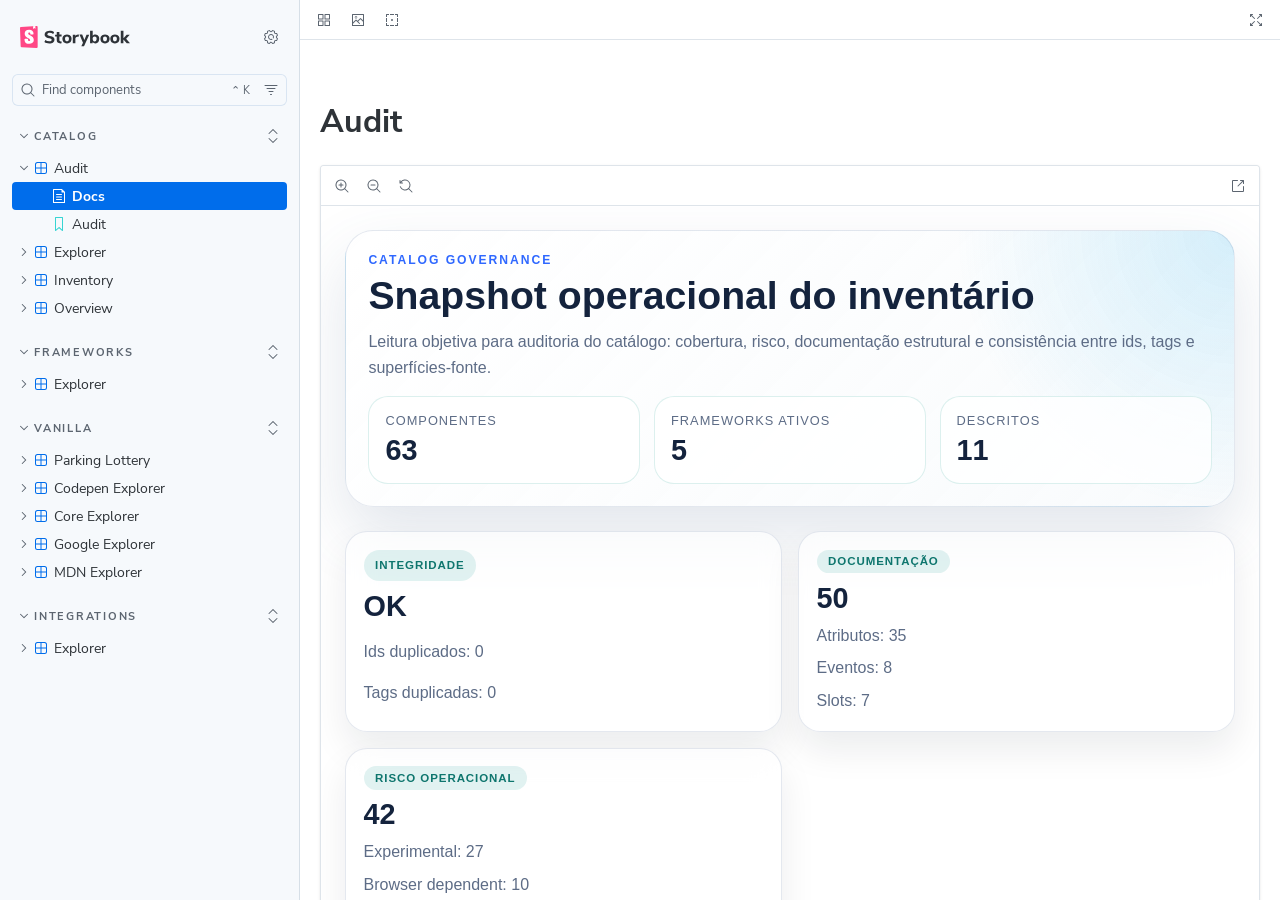
<file: index.html>
<!DOCTYPE html>
<html lang="en">
  <head>
    <meta charset="utf-8" />

    <title>storybook - Storybook</title>
    <meta name="viewport" content="width=device-width, initial-scale=1" />

    
    <link rel="icon" type="image/svg+xml" href="./favicon.svg" />
    
    <style>
      @font-face {
        font-family: 'Nunito Sans';
        font-style: normal;
        font-weight: 400;
        font-display: swap;
        src: url('./sb-common-assets/nunito-sans-regular.woff2') format('woff2');
      }

      @font-face {
        font-family: 'Nunito Sans';
        font-style: italic;
        font-weight: 400;
        font-display: swap;
        src: url('./sb-common-assets/nunito-sans-italic.woff2') format('woff2');
      }

      @font-face {
        font-family: 'Nunito Sans';
        font-style: normal;
        font-weight: 700;
        font-display: swap;
        src: url('./sb-common-assets/nunito-sans-bold.woff2') format('woff2');
      }

      @font-face {
        font-family: 'Nunito Sans';
        font-style: italic;
        font-weight: 700;
        font-display: swap;
        src: url('./sb-common-assets/nunito-sans-bold-italic.woff2') format('woff2');
      }
    </style>

    <link href="./sb-manager/runtime.js" rel="modulepreload" />

    
    <link href="./sb-addons/storybook-core-server-presets-0/common-manager-bundle.js" rel="modulepreload" />
    
    <link href="./sb-addons/docs-1/manager-bundle.js" rel="modulepreload" />
    
    <link href="./sb-addons/a11y-2/manager-bundle.js" rel="modulepreload" />
      <meta charset="utf-8" />
<meta name="viewport" content="width=device-width, initial-scale=1" />
<meta
  name="description"
  content="Storybook auditável da biblioteca Mozg Web Components, com catálogo tipado e explorers por família."
/>
<meta name="application-name" content="Mozg Web Components Storybook" />
<meta name="apple-mobile-web-app-title" content="Mozg Storybook" />
<meta name="theme-color" content="#0f172a" />
<meta name="color-scheme" content="light" />
<meta name="referrer" content="strict-origin-when-cross-origin" />
<meta name="format-detection" content="telephone=no" />
<meta name="robots" content="noindex,nofollow" />
<meta property="og:title" content="Mozg Web Components Storybook" />
<meta
  property="og:description"
  content="Catálogo tipado, explorers por família e trilha auditável para a biblioteca de Web Components da MOZG."
/>
<meta property="og:type" content="website" />
<meta name="twitter:card" content="summary_large_image" />
<meta name="twitter:title" content="Mozg Web Components Storybook" />
<meta
  name="twitter:description"
  content="Catálogo tipado, explorers por família e trilha auditável para a biblioteca de Web Components da MOZG."
/>
 

    <style>
      #storybook-root[hidden] {
        display: none !important;
      }
    </style>

    
  </head>
  <body>
    <div id="root"></div>

    
    <script>
      
        
          window['FEATURES'] = {
  "argTypeTargetsV7": true,
  "legacyDecoratorFileOrder": false,
  "disallowImplicitActionsInRenderV8": true,
  "viewport": true,
  "highlight": true,
  "controls": true,
  "interactions": true,
  "actions": true,
  "backgrounds": true,
  "outline": true,
  "measure": true,
  "sidebarOnboardingChecklist": true,
  "componentsManifest": false
};
        
      
        
          window['REFS'] = {};
        
      
        
          window['LOGLEVEL'] = "info";
        
      
        
          window['DOCS_OPTIONS'] = {
  "defaultName": "Docs",
  "autodocs": "tag"
};
        
      
        
          window['CONFIG_TYPE'] = "PRODUCTION";
        
      
        
      
        
      
        
          window['TAGS_OPTIONS'] = {};
        
      
        
          window['STORYBOOK_BUILDER'] = "vite";
        
      
        
          window['STORYBOOK_FRAMEWORK'] = "web-components-vite";
        
      
        
          window['STORYBOOK_RENDERER'] = "web-components";
        
      
        
      
    </script>
    

    <script type="module">
      import './sb-manager/globals-runtime.js';

      
        import './sb-addons/storybook-core-server-presets-0/common-manager-bundle.js';
      
        import './sb-addons/docs-1/manager-bundle.js';
      
        import './sb-addons/a11y-2/manager-bundle.js';
      

      import './sb-manager/runtime.js';
    </script>
  </body>
</html>
</file>
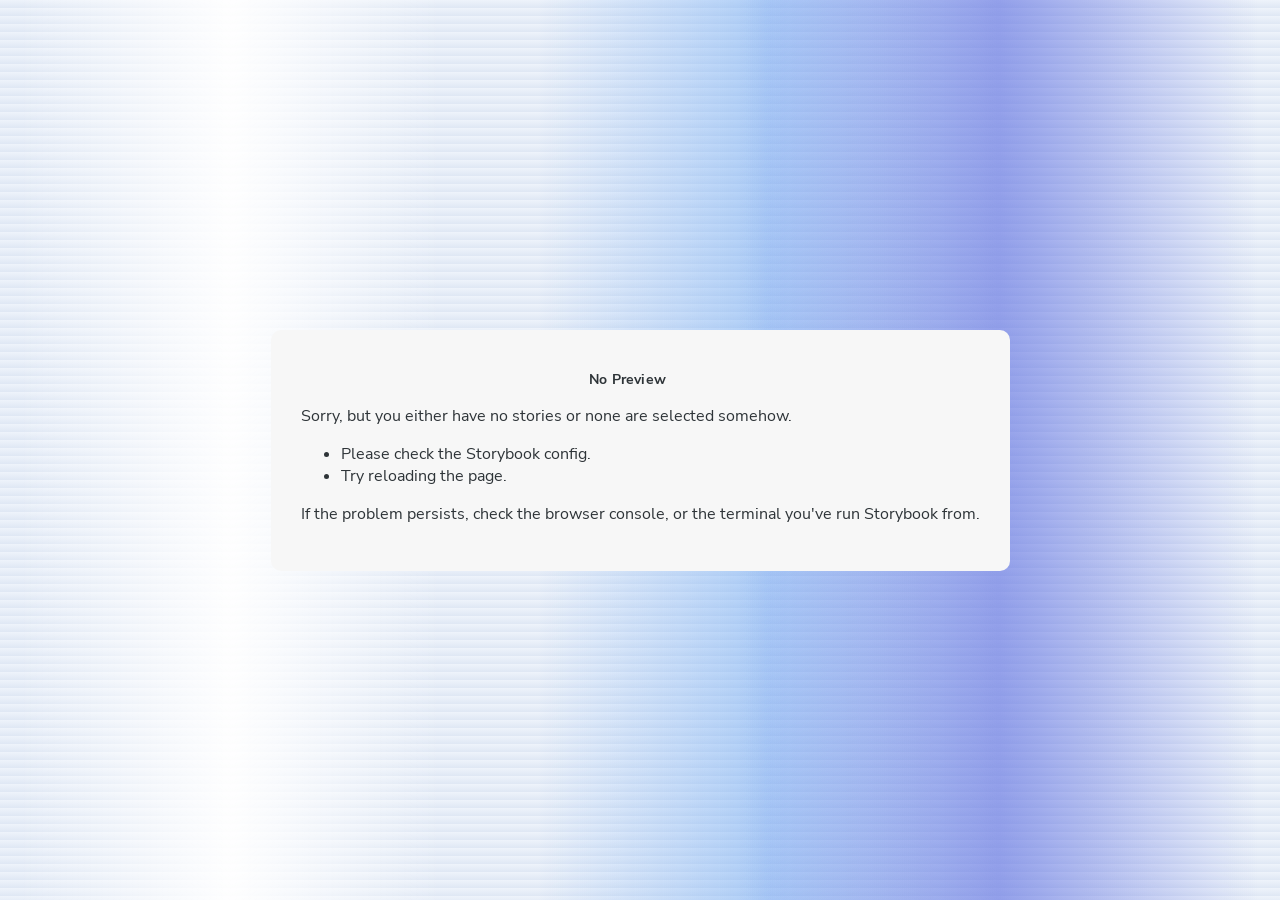
<file: iframe.html>
<!doctype html>
<!--suppress HtmlUnknownTarget -->
<html lang="en">
  <head><script type="module" src="./vite-inject-mocker-entry.js"></script>
    <meta charset="utf-8" />
    <title>Storybook</title>
    <meta name="viewport" content="width=device-width, initial-scale=1" />

    <style>
      @font-face {
        font-family: 'Nunito Sans';
        font-style: normal;
        font-weight: 400;
        font-display: swap;
        src: url('./sb-common-assets/nunito-sans-regular.woff2') format('woff2');
      }

      @font-face {
        font-family: 'Nunito Sans';
        font-style: italic;
        font-weight: 400;
        font-display: swap;
        src: url('./sb-common-assets/nunito-sans-italic.woff2') format('woff2');
      }

      @font-face {
        font-family: 'Nunito Sans';
        font-style: normal;
        font-weight: 700;
        font-display: swap;
        src: url('./sb-common-assets/nunito-sans-bold.woff2') format('woff2');
      }

      @font-face {
        font-family: 'Nunito Sans';
        font-style: italic;
        font-weight: 700;
        font-display: swap;
        src: url('./sb-common-assets/nunito-sans-bold-italic.woff2') format('woff2');
      }
    </style>

    <script>
      window.CONFIG_TYPE = 'PRODUCTION';
      window.LOGLEVEL = 'info';
      window.FRAMEWORK_OPTIONS = {};
      window.CHANNEL_OPTIONS = {};
      window.FEATURES = {"argTypeTargetsV7":true,"legacyDecoratorFileOrder":false,"disallowImplicitActionsInRenderV8":true,"viewport":true,"highlight":true,"controls":true,"interactions":true,"actions":true,"backgrounds":true,"outline":true,"measure":true,"sidebarOnboardingChecklist":true,"componentsManifest":false};
      window.STORIES = [{"titlePrefix":"","directory":"./src/stories","files":"**/*.stories.@(js|jsx|mjs|ts|tsx)","importPathMatcher":"^\\.[\\\\/](?:src\\/stories(?:\\/(?!\\.)(?:(?:(?!(?:^|\\/)\\.).)*?)\\/|\\/|$)(?!\\.)(?=.)[^/]*?\\.stories\\.(js|jsx|mjs|ts|tsx))$"}];
      window.DOCS_OPTIONS = {"defaultName":"Docs","autodocs":"tag"};
      window.TAGS_OPTIONS = {};

      

      // We do this so that "module && module.hot" etc. in Storybook source code
      // doesn't fail (it will simply be disabled)
      window.module = undefined;
      window.global = window;
    </script>
    <base target="_parent" />

<style>
  /* While we aren't showing the main block yet, but still preparing, we want everything the user has rendered, which may or may not be in #storybook-root, to be display none */
  .sb-show-preparing-story:not(.sb-show-main) > :not(.sb-preparing-story) {
    display: none;
  }

  .sb-show-preparing-docs:not(.sb-show-main) > :not(.sb-preparing-docs) {
    display: none;
  }

  /* Hide our own blocks when we aren't supposed to be showing them */
  :not(.sb-show-preparing-story) > .sb-preparing-story,
  :not(.sb-show-preparing-docs) > .sb-preparing-docs,
  :not(.sb-show-nopreview) > .sb-nopreview,
  :not(.sb-show-errordisplay) > .sb-errordisplay {
    display: none;
  }

  .sb-show-main.sb-main-centered {
    margin: 0;
    display: flex;
    align-items: center;
    min-height: 100vh;
  }

  .sb-show-main.sb-main-centered #storybook-root {
    box-sizing: border-box;
    margin: auto;
    padding: 1rem;
    max-height: 100%;
    /* Hack for centering correctly in IE11 */
  }

  /* Vertical centering fix for IE11 */
  @media screen and (-ms-high-contrast: none), (-ms-high-contrast: active) {
    .sb-show-main.sb-main-centered:after {
      content: '';
      min-height: inherit;
      font-size: 0;
    }
  }

  .sb-show-main.sb-main-fullscreen {
    margin: 0;
    padding: 0;
    display: block;
  }

  .sb-show-main.sb-main-padded {
    margin: 0;
    padding: 1rem;
    display: block;
    box-sizing: border-box;
  }

  .sb-wrapper {
    position: fixed;
    top: 0;
    bottom: 0;
    left: 0;
    right: 0;
    box-sizing: border-box;

    padding: 40px;
    font-family:
      'Nunito Sans',
      -apple-system,
      '.SFNSText-Regular',
      'San Francisco',
      BlinkMacSystemFont,
      'Segoe UI',
      'Helvetica Neue',
      Helvetica,
      Arial,
      sans-serif;
    -webkit-font-smoothing: antialiased;
    overflow: auto;
  }

  @media (max-width: 700px) {
    .sb-wrapper {
      padding: 20px;
    }
  }

  @media (max-width: 500px) {
    .sb-wrapper {
      padding: 10px;
    }
  }

  .sb-heading {
    font-size: 14px;
    font-weight: 600;
    letter-spacing: 0.2px;
    margin: 10px 0;
    padding-right: 25px;
  }

  .sb-nopreview {
    display: flex;
    align-content: center;
    justify-content: center;
    box-sizing: border-box;
  }

  .sb-nopreview_main {
    margin: auto;
    padding: 30px;
    border-radius: 10px;
    background: rgb(247, 247, 247);
    color: rgb(46, 52, 56);

    & * {
      background: rgb(247, 247, 247);
      color: rgb(46, 52, 56);
    }
  }

  .sb-nopreview_heading {
    text-align: center;
  }

  .sb-errordisplay {
    background: #f6f9fc;
    color: black;
    z-index: 999999;
    width: 100vw;
    min-height: 100vh;
    box-sizing: border-box;
  }

  .sb-errordisplay_main {
    margin: auto;
    padding: 24px;
    display: flex;
    box-sizing: border-box;

    flex-direction: column;
    min-height: 100%;
    width: 100%;
    border-radius: 6px;
    background: white;
    color: black;
    border: 1px solid #ff0000;
    box-shadow: 0 0 64px rgba(0, 0, 0, 0.1);
    gap: 24px;

    & ol {
      padding-left: 18px;
      margin: 0;
    }

    /* Redefine colors to ensure readability regardless of user-provided * selectors. */
    * {
      background: white;
      color: black;
    }

    & h1 {
      font-family: Nunito Sans;
      font-size: 22px;
      font-weight: 400;
      line-height: 30px;
      font-weight: normal;
      margin: 0;

      &::before {
        content: '';
        display: inline-block;
        width: 12px;
        height: 12px;
        background: #ff4400;
        border-radius: 50%;
        margin-right: 8px;
      }
    }

    & p,
    & ol {
      font-family: Nunito Sans;
      font-size: 14px;
      font-weight: 400;
      line-height: 19px;
      margin: 0;
    }

    & li + li {
      margin: 0;
      padding: 0;
      padding-top: 12px;
    }

    & a {
      color: currentColor;
    }

    & .sb-errordisplay_code {
      padding: 10px;
      flex: 1;
      background: #242424;
      color: #c6c6c6;
      box-sizing: border-box;

      font-size: 14px;
      font-weight: 400;
      line-height: 19px;
      border-radius: 4px;

      font-family:
        'Operator Mono', 'Fira Code Retina', 'Fira Code', 'FiraCode-Retina', 'Andale Mono',
        'Lucida Console', Consolas, Monaco, monospace;
      margin: 0;
      overflow: auto;

      & code {
        background-color: inherit;
        color: inherit;
      }
    }

    & .sb-errordisplay pre {
      white-space: pre-wrap;
      white-space: revert;
    }
  }

  @-webkit-keyframes sb-rotate360 {
    from {
      transform: rotate(0deg);
    }

    to {
      transform: rotate(360deg);
    }
  }

  @keyframes sb-rotate360 {
    from {
      transform: rotate(0deg);
    }

    to {
      transform: rotate(360deg);
    }
  }

  @-webkit-keyframes sb-glow {
    0%,
    100% {
      opacity: 1;
    }

    50% {
      opacity: 0.4;
    }
  }

  @keyframes sb-glow {
    0%,
    100% {
      opacity: 1;
    }

    50% {
      opacity: 0.4;
    }
  }

  /* We display the preparing loaders *over* the rendering story */
  .sb-preparing-story,
  .sb-preparing-docs {
    background-color: white;
    /* Maximum possible z-index. It would be better to use stacking contexts to ensure it's always
    on top, but this isn't possible as it would require making CSS changes that could affect user code */
    z-index: 2147483647;
  }

  .sb-loader {
    -webkit-animation: sb-rotate360 0.7s linear infinite;
    animation: sb-rotate360 0.7s linear infinite;
    border-color: rgba(97, 97, 97, 0.29);
    border-radius: 50%;
    border-style: solid;
    border-top-color: #646464;
    border-width: 2px;
    display: inline-block;
    height: 32px;
    left: 50%;
    margin-left: -16px;
    margin-top: -16px;
    mix-blend-mode: difference;
    overflow: hidden;
    position: absolute;
    top: 50%;
    transition: all 200ms ease-out;
    vertical-align: top;
    width: 32px;
    z-index: 4;
  }

  .sb-previewBlock {
    background: #fff;
    border: 1px solid rgba(0, 0, 0, 0.1);
    border-radius: 4px;
    box-shadow: rgba(0, 0, 0, 0.1) 0 1px 3px 0;
    margin: 25px auto 40px;
    max-width: 600px;
  }

  .sb-previewBlock_header {
    align-items: center;
    box-shadow: rgba(0, 0, 0, 0.1) 0 -1px 0 0 inset;
    display: flex;
    gap: 14px;
    height: 40px;
    padding: 0 12px;
  }

  .sb-previewBlock_icon {
    -webkit-animation: sb-glow 1.5s ease-in-out infinite;
    animation: sb-glow 1.5s ease-in-out infinite;
    background: #e6e6e6;
    height: 14px;
    width: 14px;
  }

  .sb-previewBlock_icon:last-child {
    margin-left: auto;
  }

  .sb-previewBlock_body {
    -webkit-animation: sb-glow 1.5s ease-in-out infinite;
    animation: sb-glow 1.5s ease-in-out infinite;
    height: 182px;
    position: relative;
  }

  .sb-argstableBlock {
    border-collapse: collapse;
    border-spacing: 0;
    font-size: 13px;
    line-height: 20px;
    margin: 25px auto 40px;
    max-width: 600px;
    text-align: left;
    width: 100%;
  }

  .sb-argstableBlock th:first-of-type,
  .sb-argstableBlock td:first-of-type {
    padding-left: 20px;
  }

  .sb-argstableBlock th:nth-of-type(2),
  .sb-argstableBlock td:nth-of-type(2) {
    width: 35%;
  }

  .sb-argstableBlock th:nth-of-type(3),
  .sb-argstableBlock td:nth-of-type(3) {
    width: 15%;
  }

  .sb-argstableBlock th:last-of-type,
  .sb-argstableBlock td:last-of-type {
    width: 25%;
    padding-right: 20px;
  }

  .sb-argstableBlock th span,
  .sb-argstableBlock td span {
    -webkit-animation: sb-glow 1.5s ease-in-out infinite;
    animation: sb-glow 1.5s ease-in-out infinite;
    background-color: rgba(0, 0, 0, 0.1);
    border-radius: 0;
    box-shadow: none;
    color: transparent;
  }

  .sb-argstableBlock th {
    padding: 10px 15px;
  }

  .sb-argstableBlock-body {
    border-radius: 4px;
    box-shadow:
      rgba(0, 0, 0, 0.1) 0 1px 3px 1px,
      rgba(0, 0, 0, 0.065) 0 0 0 1px;
  }

  .sb-argstableBlock-body tr {
    background: transparent;
    overflow: hidden;
  }

  .sb-argstableBlock-body tr:not(:first-child) {
    border-top: 1px solid #e6e6e6;
  }

  .sb-argstableBlock-body tr:first-child td:first-child {
    border-top-left-radius: 4px;
  }

  .sb-argstableBlock-body tr:first-child td:last-child {
    border-top-right-radius: 4px;
  }

  .sb-argstableBlock-body tr:last-child td:first-child {
    border-bottom-left-radius: 4px;
  }

  .sb-argstableBlock-body tr:last-child td:last-child {
    border-bottom-right-radius: 4px;
  }

  .sb-argstableBlock-body td {
    background: #fff;
    padding-bottom: 10px;
    padding-top: 10px;
    vertical-align: top;
  }

  .sb-argstableBlock-body td:not(:first-of-type) {
    padding-left: 15px;
    padding-right: 15px;
  }

  .sb-argstableBlock-body button {
    -webkit-animation: sb-glow 1.5s ease-in-out infinite;
    animation: sb-glow 1.5s ease-in-out infinite;
    background-color: rgba(0, 0, 0, 0.1);
    border: 0;
    border-radius: 0;
    box-shadow: none;
    color: transparent;
    display: inline;
    font-size: 12px;
    line-height: 1;
    padding: 10px 16px;
  }

  .sb-argstableBlock-summary {
    margin-top: 4px;
  }

  .sb-argstableBlock-code {
    margin-right: 4px;
    margin-bottom: 4px;
    padding: 2px 5px;
  }

  .sb-sr-only,
  .sb-hidden-until-focus:not(:focus) {
    position: absolute;
    width: 1px;
    height: 1px;
    padding: 0px;
    margin: -1px;
    overflow: hidden;
    clip: rect(0, 0, 0, 0);
    border: none;
  }

  .sb-hidden-until-focus {
    opacity: 0;
    transition: opacity 150ms ease-out;
  }

  .sb-hidden-until-focus:focus {
    opacity: 1;
  }
</style>

<script>
  /* globals window */
  try {
    if (window.top !== window) {
      window.__REACT_DEVTOOLS_GLOBAL_HOOK__ = window.top.__REACT_DEVTOOLS_GLOBAL_HOOK__;
      window.__VUE_DEVTOOLS_GLOBAL_HOOK__ = window.top.__VUE_DEVTOOLS_GLOBAL_HOOK__;
      window.top.__VUE_DEVTOOLS_CONTEXT__ = window.document;
    }
  } catch (e) {
    // eslint-disable-next-line no-console
    console.warn('unable to connect to top frame for connecting dev tools');
  }
</script>
<meta charset="utf-8" />
<meta name="viewport" content="width=device-width, initial-scale=1" />
<meta
  name="description"
  content="Canvas do Storybook Mozg Web Components com metadata reforçada para revisão operacional e visual."
/>
<meta name="application-name" content="Mozg Web Components Preview" />
<meta name="theme-color" content="#0f172a" />
<meta name="color-scheme" content="light" />
<meta name="referrer" content="strict-origin-when-cross-origin" />
<meta name="format-detection" content="telephone=no" />
<meta name="robots" content="noindex,nofollow" />

    <script type="module" crossorigin src="./assets/iframe-80Q47OIQ.js"></script>
    <link rel="modulepreload" crossorigin href="./assets/rolldown-runtime-Ps8w5BGs.js">
    <link rel="modulepreload" crossorigin href="./assets/preload-helper-C2b60mO1.js">
    <link rel="modulepreload" crossorigin href="./assets/a11y-vendor-F1GbqC6k.js">
    <link rel="stylesheet" crossorigin href="./assets/iframe-BT_aW6CV.css">
  </head>

  <body>
    <div class="sb-preparing-story sb-wrapper">
  <div class="sb-loader"></div>
</div>

<div class="sb-preparing-docs sb-wrapper">
  <div class="sb-previewBlock">
    <div class="sb-previewBlock_header">
      <div class="sb-previewBlock_icon"></div>
      <div class="sb-previewBlock_icon"></div>
      <div class="sb-previewBlock_icon"></div>
      <div class="sb-previewBlock_icon"></div>
    </div>
    <div class="sb-previewBlock_body">
      <div class="sb-loader"></div>
    </div>
  </div>
  <table aria-hidden="true" class="sb-argstableBlock">
    <thead class="sb-argstableBlock-head">
      <tr>
        <th><span>Name</span></th>
        <th><span>Description</span></th>
        <th><span>Default</span></th>
        <th><span>Control </span></th>
      </tr>
    </thead>
    <tbody class="sb-argstableBlock-body">
      <tr>
        <td><span>propertyName</span><span title="Required">*</span></td>
        <td>
          <div><span>This is a short description</span></div>
          <div class="sb-argstableBlock-summary">
            <div><span class="sb-argstableBlock-code">summary</span></div>
          </div>
        </td>
        <td>
          <div><span class="sb-argstableBlock-code">defaultValue</span></div>
        </td>
        <td><button>Set string</button></td>
      </tr>
      <tr>
        <td><span>propertyName</span><span>*</span></td>
        <td>
          <div><span>This is a short description</span></div>
          <div class="sb-argstableBlock-summary">
            <div><span class="sb-argstableBlock-code">summary</span></div>
          </div>
        </td>
        <td>
          <div><span class="sb-argstableBlock-code">defaultValue</span></div>
        </td>
        <td><button>Set string</button></td>
      </tr>
      <tr>
        <td><span>propertyName</span><span>*</span></td>
        <td>
          <div><span>This is a short description</span></div>
          <div class="sb-argstableBlock-summary">
            <div><span class="sb-argstableBlock-code">summary</span></div>
          </div>
        </td>
        <td>
          <div><span class="sb-argstableBlock-code">defaultValue</span></div>
        </td>
        <td><button>Set string</button></td>
      </tr>
    </tbody>
  </table>
</div>

<div class="sb-nopreview sb-wrapper">
  <div class="sb-nopreview_main">
    <h1 class="sb-nopreview_heading sb-heading">No Preview</h1>
    <p>Sorry, but you either have no stories or none are selected somehow.</p>
    <ul>
      <li>Please check the Storybook config.</li>
      <li>Try reloading the page.</li>
    </ul>
    <p>
      If the problem persists, check the browser console, or the terminal you've run Storybook from.
    </p>
  </div>
</div>

<div class="sb-errordisplay sb-wrapper">
  <div class="sb-errordisplay_main">
    <h1 id="error-message"></h1>
    <p>
      The component failed to render properly, likely due to a configuration issue in Storybook.
      Here are some common causes and how you can address them:
    </p>
    <ol>
      <li>
        <strong>Missing Context/Providers</strong>: You can use decorators to supply specific
        contexts or providers, which are sometimes necessary for components to render correctly. For
        detailed instructions on using decorators, please visit the
        <a href="https://storybook.js.org/docs/writing-stories/decorators"
          >Decorators documentation</a
        >.
      </li>
      <li>
        <strong>Misconfigured Webpack or Vite</strong>: Verify that Storybook picks up all necessary
        settings for loaders, plugins, and other relevant parameters. You can find step-by-step
        guides for configuring
        <a href="https://storybook.js.org/docs/builders/webpack">Webpack</a> or
        <a href="https://storybook.js.org/docs/builders/vite">Vite</a>
        with Storybook.
      </li>
      <li>
        <strong>Missing Environment Variables</strong>: Your Storybook may require specific
        environment variables to function as intended. You can set up custom environment variables
        as outlined in the
        <a href="https://storybook.js.org/docs/configure/environment-variables"
          >Environment Variables documentation</a
        >.
      </li>
    </ol>
    <pre class="sb-errordisplay_code"><code id="error-stack"></code></pre>
  </div>
</div>

    <div id="storybook-root"></div>
    <div id="storybook-docs"></div>
    <script>
      function __onViteAppLoadingError(event) {
        const hostname = globalThis.location.hostname;
        if (hostname !== 'localhost' && globalThis.CONFIG_TYPE === 'DEVELOPMENT') {
          const message = `Failed to load the Storybook preview file 'vite-app.js':

      It looks like you're visiting the Storybook development server on another hostname than localhost: '${hostname}', but you haven't configured the necessary security features to support this.
      Please re-run your Storybook development server with the '--host ${hostname}' flag, or manually configure your Vite allowedHosts configuration with viteFinal.

      See:`;
          const docs = [
            'https://storybook.js.org/docs/api/cli-options#dev',
            'https://storybook.js.org/docs/api/main-config/main-config-vite-final',
            'https://vite.dev/config/server-options.html#server-allowedhosts',
          ];
          console.error(`${message}\n${docs.map((doc) => `- ${doc}`).join('\n')}`);

          document.getElementById('storybook-root').innerHTML =
            `<p style="color: red; max-width: 70ch">${message.replaceAll(
              '\n',
              '<br/>'
            )}<ul>${docs.map((doc) => `<li><a href='${doc}' target='_blank'>${doc}</a></li>`).join('')}</ul></p>`;
          return;
        }
      }
    </script>
  </body>
</html>
</file>
<file: assets/iframe-BT_aW6CV.css>
:root{color-scheme:light;--catalog-surface:#dfe7f4;--catalog-panel:#ffffffa3;--catalog-border:#586f9a29;--catalog-copy:#14233d;--catalog-muted:#5d6c86;--catalog-shadow:0 28px 64px #4c638929;--catalog-accent:#2f68ff}body{background:radial-gradient(circle at 18% 20%, #fffffff5, transparent 20%), radial-gradient(circle at 78% 12%, #3b4fdb80, transparent 26%), radial-gradient(circle at 60% 38%, #589cf36b, transparent 30%), linear-gradient(180deg, #eef3fb 0%, var(--catalog-surface) 100%);color:var(--catalog-copy);font-family:SF Pro Text,Manrope,Segoe UI,sans-serif}.sb-show-main.sb-main-padded{padding:0}.catalog-page{gap:1.5rem;padding:1.5rem;display:grid}.catalog-hero{border:1px solid var(--catalog-border);box-shadow:var(--catalog-shadow);background:radial-gradient(circle at 100% 0,#0ea5e929,#0000 30%),linear-gradient(135deg,#ffffffe0,#f7fafcc7);border-radius:28px;gap:1rem;padding:1.4rem;display:grid}.catalog-eyebrow{color:var(--catalog-accent);letter-spacing:.16em;text-transform:uppercase;margin:0 0 .6rem;font-size:.76rem;font-weight:700}.catalog-hero h1{margin:0;font-size:clamp(2rem,4vw,3.4rem);line-height:.98}.catalog-lead{max-width:60rem;color:var(--catalog-muted);margin:.85rem 0 0;line-height:1.6}.catalog-hero-stats{grid-template-columns:repeat(auto-fit,minmax(10rem,1fr));gap:.85rem;display:grid}.catalog-stat-card{background:#ffffffc7;border:1px solid #0d948824;border-radius:20px;gap:.35rem;padding:1rem;display:grid}.catalog-stat-card span{color:var(--catalog-muted);text-transform:uppercase;letter-spacing:.08em;font-size:.8rem}.catalog-stat-card strong{font-size:1.8rem}.catalog-grid-section{gap:1.1rem;display:grid}.catalog-grid-section h2{margin:0 0 .75rem;font-size:1rem}.catalog-grid{grid-template-columns:repeat(auto-fit,minmax(14rem,1fr));gap:1rem;display:grid}.catalog-grid--wide{grid-template-columns:repeat(auto-fit,minmax(18rem,1fr))}.catalog-card{border:1px solid var(--catalog-border);background:var(--catalog-panel);backdrop-filter:blur(14px);border-radius:22px;gap:.55rem;padding:1.1rem;display:grid;box-shadow:0 18px 36px #0f172a14}.catalog-card strong{font-size:1.8rem}.catalog-card p,.catalog-card li{color:var(--catalog-muted);margin:0;line-height:1.5}.catalog-card--feature strong{font-size:inherit}.catalog-card--feature h2{margin:0;font-size:1.15rem}.catalog-chip{color:#0f766e;letter-spacing:.08em;text-transform:uppercase;background:#0d94881f;border-radius:999px;align-items:center;width:fit-content;padding:.35rem .72rem;font-size:.72rem;font-weight:700;display:inline-flex}.catalog-workbench{align-items:start;gap:1.25rem;display:grid}.catalog-sidebar{min-width:0}.catalog-stage{gap:1rem;display:grid}.catalog-toolbar{border:1px solid var(--catalog-border);background:#ffffffbd;border-radius:22px;grid-template-columns:repeat(auto-fit,minmax(14rem,1fr));gap:.85rem;padding:1rem;display:grid;box-shadow:0 16px 32px #0f172a14}.catalog-toolbar label{gap:.35rem;display:grid}.catalog-toolbar span{color:var(--catalog-muted);text-transform:uppercase;letter-spacing:.08em;font-size:.82rem;font-weight:600}.catalog-toolbar select{min-height:2.85rem;font:inherit;color:var(--catalog-copy);background:#fffffff5;border:1px solid #0f172a1f;border-radius:16px;padding:.8rem .95rem}.catalog-canvas{isolation:isolate;border:1px solid #0f172a14;border-radius:28px;padding:1rem;position:relative;overflow:hidden;box-shadow:0 28px 54px #0f172a1f}.catalog-canvas[data-tone=paper]{background:linear-gradient(135deg, #fffffffa, #f1f5f9f5), var(--catalog-surface)}.catalog-canvas[data-tone=mesh]{background:radial-gradient(circle at 0 0,#0ea5e929,#0000 26%),radial-gradient(circle at 100% 100%,#0d948829,#0000 22%),linear-gradient(135deg,#07111f,#102239)}.catalog-canvas[data-tone=night]{background:radial-gradient(circle at 0 0,#60a5fa33,#0000 22%),radial-gradient(circle at 100% 100%,#a855f72e,#0000 26%),linear-gradient(160deg,#030712,#111827 55%,#0b1220)}.catalog-canvas[data-tone=contrast]{background:linear-gradient(135deg,#020617fa,#0f172af5),#020617}.catalog-canvas__inner{min-height:inherit;justify-content:center;align-items:stretch;display:flex;position:relative;transform:translateZ(0)}.catalog-preview-frame{isolation:isolate;width:100%;margin:0 auto;position:relative;transform:translateZ(0)}.catalog-card--sticky{position:sticky;top:1rem}.catalog-meta-header{justify-content:space-between;align-items:flex-start;gap:1rem;display:flex}.catalog-meta-header h2{margin:.45rem 0 0;font-size:1.45rem}.catalog-status{text-transform:uppercase;letter-spacing:.08em;background:#0f172a14;border-radius:999px;padding:.35rem .7rem;font-size:.72rem;font-weight:700}.catalog-status[data-status=stable]{color:#166534;background:#22c55e24}.catalog-status[data-status=browser-dependent]{color:#1d4ed8;background:#3b82f624}.catalog-status[data-status=integration]{color:#c2410c;background:#f9731629}.catalog-status[data-status=experimental]{color:#7e22ce;background:#a855f724}.catalog-definition-list{gap:.75rem;margin:0;display:grid}.catalog-definition-list div{gap:.2rem;display:grid}.catalog-definition-list dt{color:var(--catalog-muted);text-transform:uppercase;letter-spacing:.08em;font-size:.78rem;font-weight:700}.catalog-definition-list dd{color:var(--catalog-copy);margin:0}.catalog-section{gap:.55rem;display:grid}.catalog-section h3{margin:0;font-size:.98rem}.catalog-doc-list{gap:.75rem;margin:0;padding-left:1rem;display:grid}.catalog-doc-list p{margin:.2rem 0 0}.catalog-inline-meta{color:var(--catalog-muted);margin-left:.45rem;font-size:.76rem}.catalog-muted,.catalog-support{color:var(--catalog-muted);margin:0;line-height:1.55}.catalog-table-section{border:1px solid var(--catalog-border);box-shadow:var(--catalog-shadow);background:#ffffffc7;border-radius:28px;overflow:hidden}.catalog-table-shell{overflow:auto}.catalog-table-section table{border-collapse:collapse;width:100%}.catalog-table-section th,.catalog-table-section td{text-align:left;vertical-align:top;border-bottom:1px solid #0f172a14;padding:.9rem 1rem}.catalog-table-section th{color:var(--catalog-muted);letter-spacing:.08em;text-transform:uppercase;background:#f8fafcfa;font-size:.78rem;position:sticky;top:0}.story-slot-card{color:inherit;backdrop-filter:blur(12px);background:#ffffff14;border-radius:18px;gap:.35rem;padding:.95rem 1rem;display:grid}.story-slot-card p{margin:0}.story-action-button{font:inherit;cursor:pointer;color:#ecfeff;background:linear-gradient(135deg,#0f766e,#0891b2);border:0;border-radius:999px;margin-bottom:.85rem;padding:.8rem 1rem;font-weight:700;box-shadow:0 16px 32px #0891b247}@media (width>=1080px){.catalog-page{padding:2rem}.catalog-workbench{grid-template-columns:minmax(20rem,26rem) minmax(0,1fr)}}
</file>
